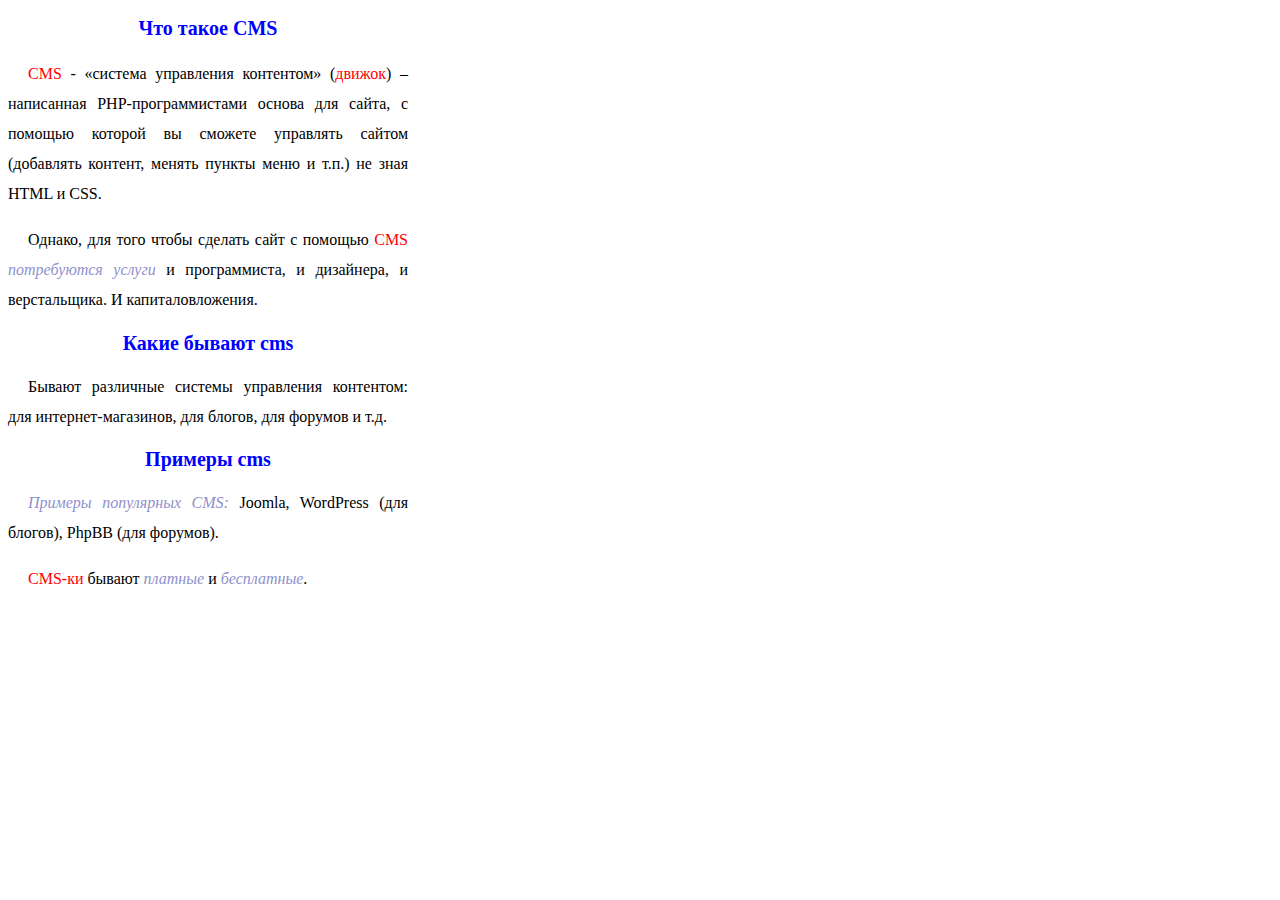
<file: Lesson_1/index.html>
<!DOCTYPE html>
<html lang="en">
<head>
    <meta charset="UTF-8">
    <meta name="viewport" content="width=device-width, initial-scale=1.0">
    <link rel="stylesheet" href="./style.css">
    <title>Document</title>
</head>
<body>
    <h1>Что такое CMS</h1>
    <p><span class="changeColor">CMS</span> - «система управления контентом» (<span class="changeColor">движок</span>) – написанная PHP-программистами основа для сайта, с помощью которой вы сможете управлять сайтом (добавлять контент, менять пункты меню и т.п.) не зная HTML и CSS.</p>

    <p>Однако, для того чтобы сделать сайт с помощью <span class="changeColor">CMS</span><span class="changeFont"> потребуются услуги</span> и программиста, и дизайнера, и верстальщика. И капиталовложения.</p>

    <h2>Какие бывают cms</h2>

    <p>Бывают различные системы управления контентом: для интернет-магазинов, для блогов, для форумов и т.д.</p>

    <h2>Примеры cms</h2>

    <p><span class="changeFont"> Примеры популярных CMS:</span> Joomla, WordPress (для блогов), PhpBB (для форумов).</p>

    <p><span class="changeColor">CMS-ки </span> бывают <span class="changeFont">платные</span> и <span class="changeFont">бесплатные</span>.</p>


    
</body>
</html>
</file>
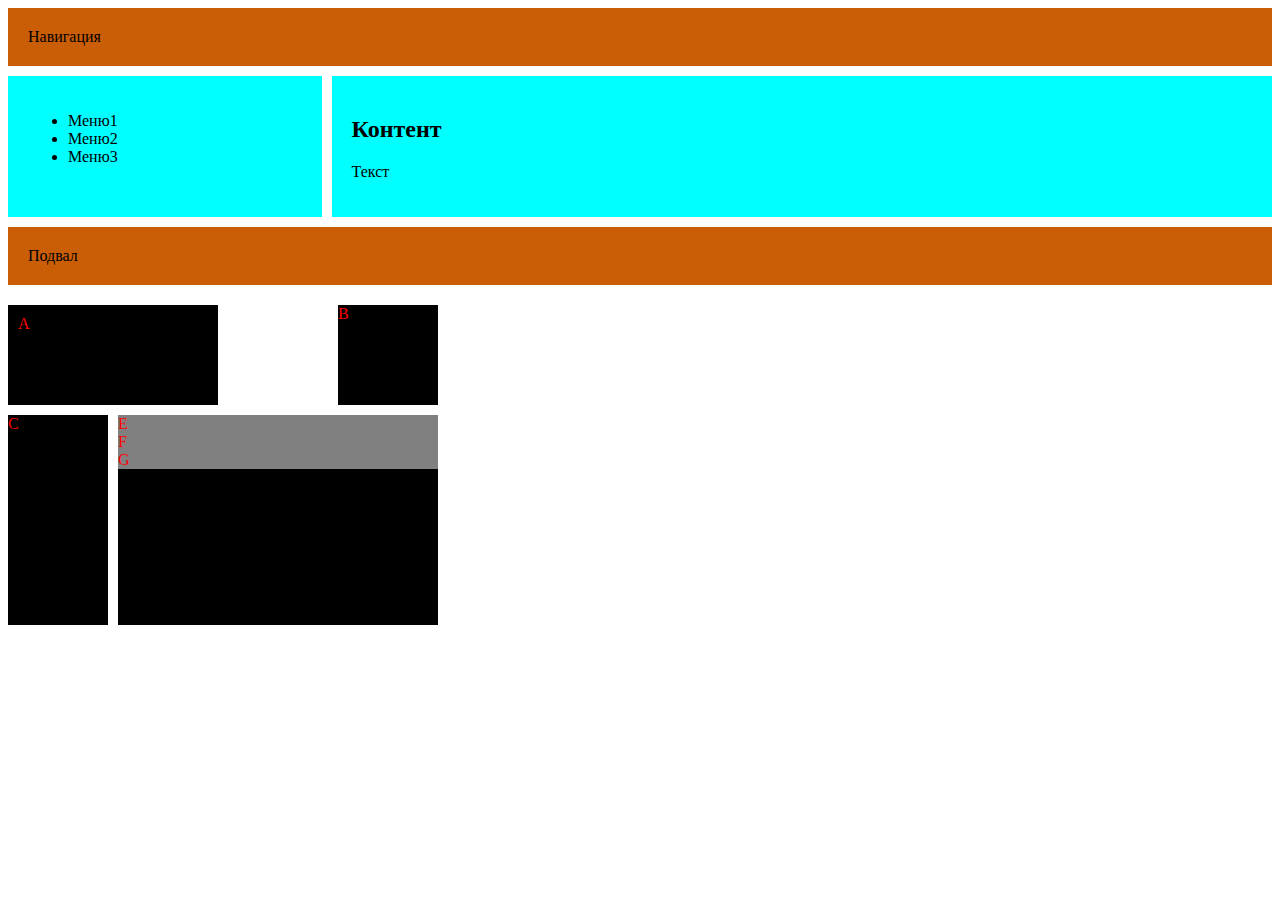
<file: Lesson_3/index.html>
<!DOCTYPE html>
<html lang="en">
<head>
    <meta charset="UTF-8">
    <meta name="viewport" content="width=device-width, initial-scale=1.0">
    <title>Document</title>
    <link rel="stylesheet" href="./style.css">
</head>
<body>

    <div class="wrapper">

    <header>Навигация</header>

    <article>
        <h2>Контент</h2>
        <p>Текст</p>
    </article>

    <aside>
        <ul>
            <li>
                Меню1
            </li>
            <li>
                Меню2
            </li>
            <li>
                Меню3
            </li>
        </ul>
    </aside>

    <footer>Подвал</footer>

    </div>


    <div class="wrapper-task">

        <div class="box_a">A</div>
        <div class="box_b">B</div>
        <div class="box_c">C</div>

        <div class="box_d">
            <div class="box_e">E</div>
            <div class="box_f">F</div>
            <div class="box_g">G</div>
        </div>

    </div>
    
</body>
</html>
</file>
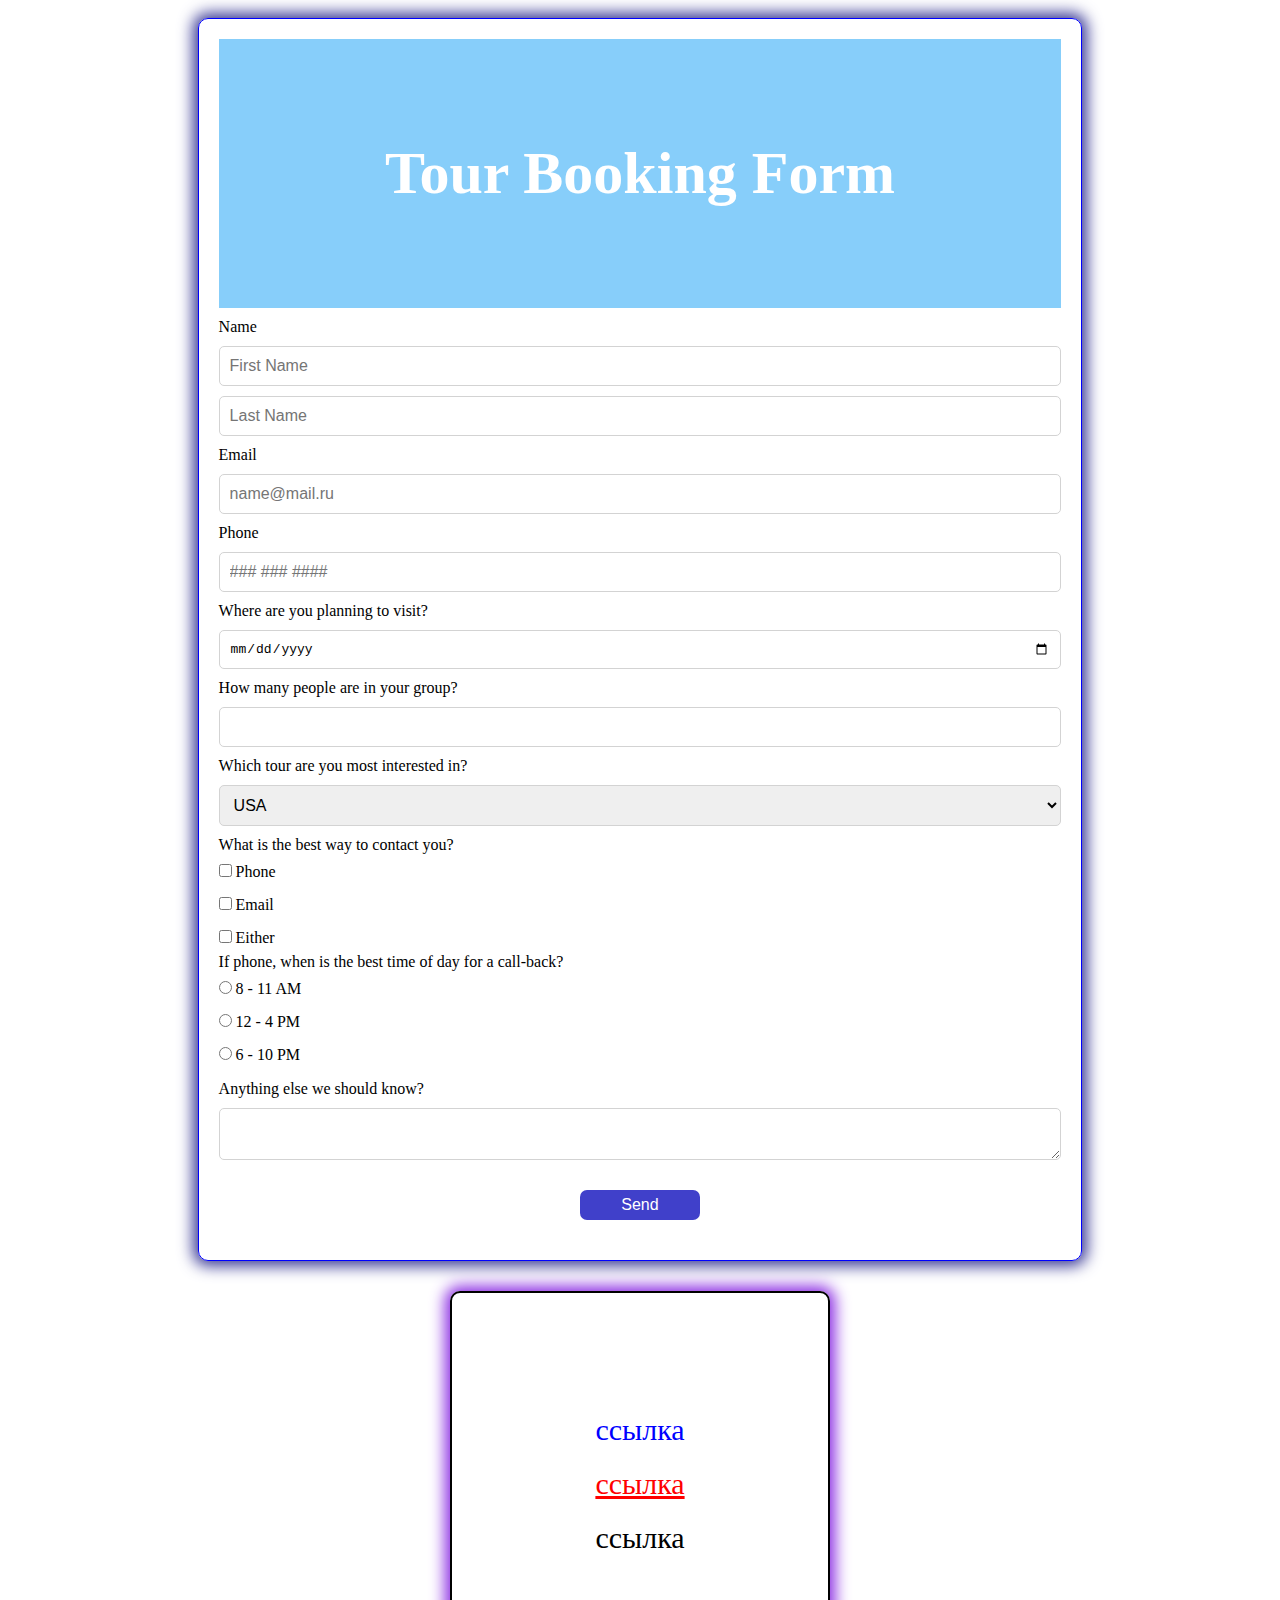
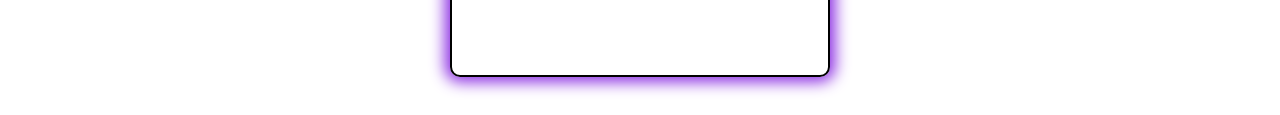
<file: Lesson_4-5/index.html>
<!DOCTYPE html>
<html lang="en">
<head>
    <meta charset="UTF-8">
    <meta name="viewport" content="width=device-width, initial-scale=1.0">
    <title>Document</title>
    <link rel="stylesheet" href="./style.css">
</head>
<body>

    <div class="main">
        <div class="header">
            <h1>Tour Booking Form</h1>
        </div>
        
        <form action="#" method="post">
        <div>
                <label for="firstName">Name</label>
                <input type="text" placeholder="First Name" id="firstName">
                <label for="lastName" class="hiddenelem">Last Name</label>
                <input type="text" placeholder="Last Name" id="lastName">
            </div>

            <div>
                <label for="email">Email</label>
                <input type="email" id="email" placeholder="name@mail.ru">
            </div>

            <div>
                <label for="phone">Phone</label>
                <input type="tel" id="phone" placeholder="### ### ####">
            </div>

            <div>
                <label for="visit">Where are you planning to visit?</label>
                <input type="date" id="visit">
            </div>

            <div>
                <label for="group">How many people are in your group?</label>
                <input type="number" id="group">
            </div>

            <div>
                <label for="tour">Which tour are you most interested in?</label>
                <select id="tour">
                    <option value="" disabled>*Please select*</option>
                    <option value="usa">USA</option>
                    <option value="eu">Europa</option>
                    <option value="uae">UAE</option>
                    <option value="mal">Maldives</option>
                </select>
            </div>

            <div class="boxes">
                <p>What is the best way to contact you?</p>
                <div>
                    <input type="checkbox" id="chk1">
                    <label for="chk1">Phone</label>
                </div>

                <div>
                    <input type="checkbox" id="chk2">
                    <label for="chk2">Email</label>
                </div>

                <div>
                    <input type="checkbox" id="chk3">
                    <label for="chk3">Either</label>
                </div>
            </div>

            <div class="boxes">
                <p>If phone, when is the best time of day for a call-back?</p>
                <div>
                    <input type="radio" name="radio" id="radio">
                    <label for="radio">8 - 11 AM</label>
                </div>

                <div>
                    <input type="radio" name="radio" id="radio">
                    <label for="radio">12 - 4 PM</label>
                </div>

                <div>
                    <input type="radio" name="radio" id="radio">
                    <label for="radio">6 - 10 PM</label>
                </div>
            </div>

            <div>
                <label for="text">Anything else we should know?</label>
                <textarea id="text"></textarea>
            </div>


            <div class="button">
            <button type="submit" class="btn">Send</button>
            </div>

    </form>
    </div>

    <div class="box2">
        <p class="reference1">ссылка</p>
        <p class="reference2">ссылка</p>
        <p class="reference3">ссылка</p>
    </div>
    
</body>
</html>
</file>
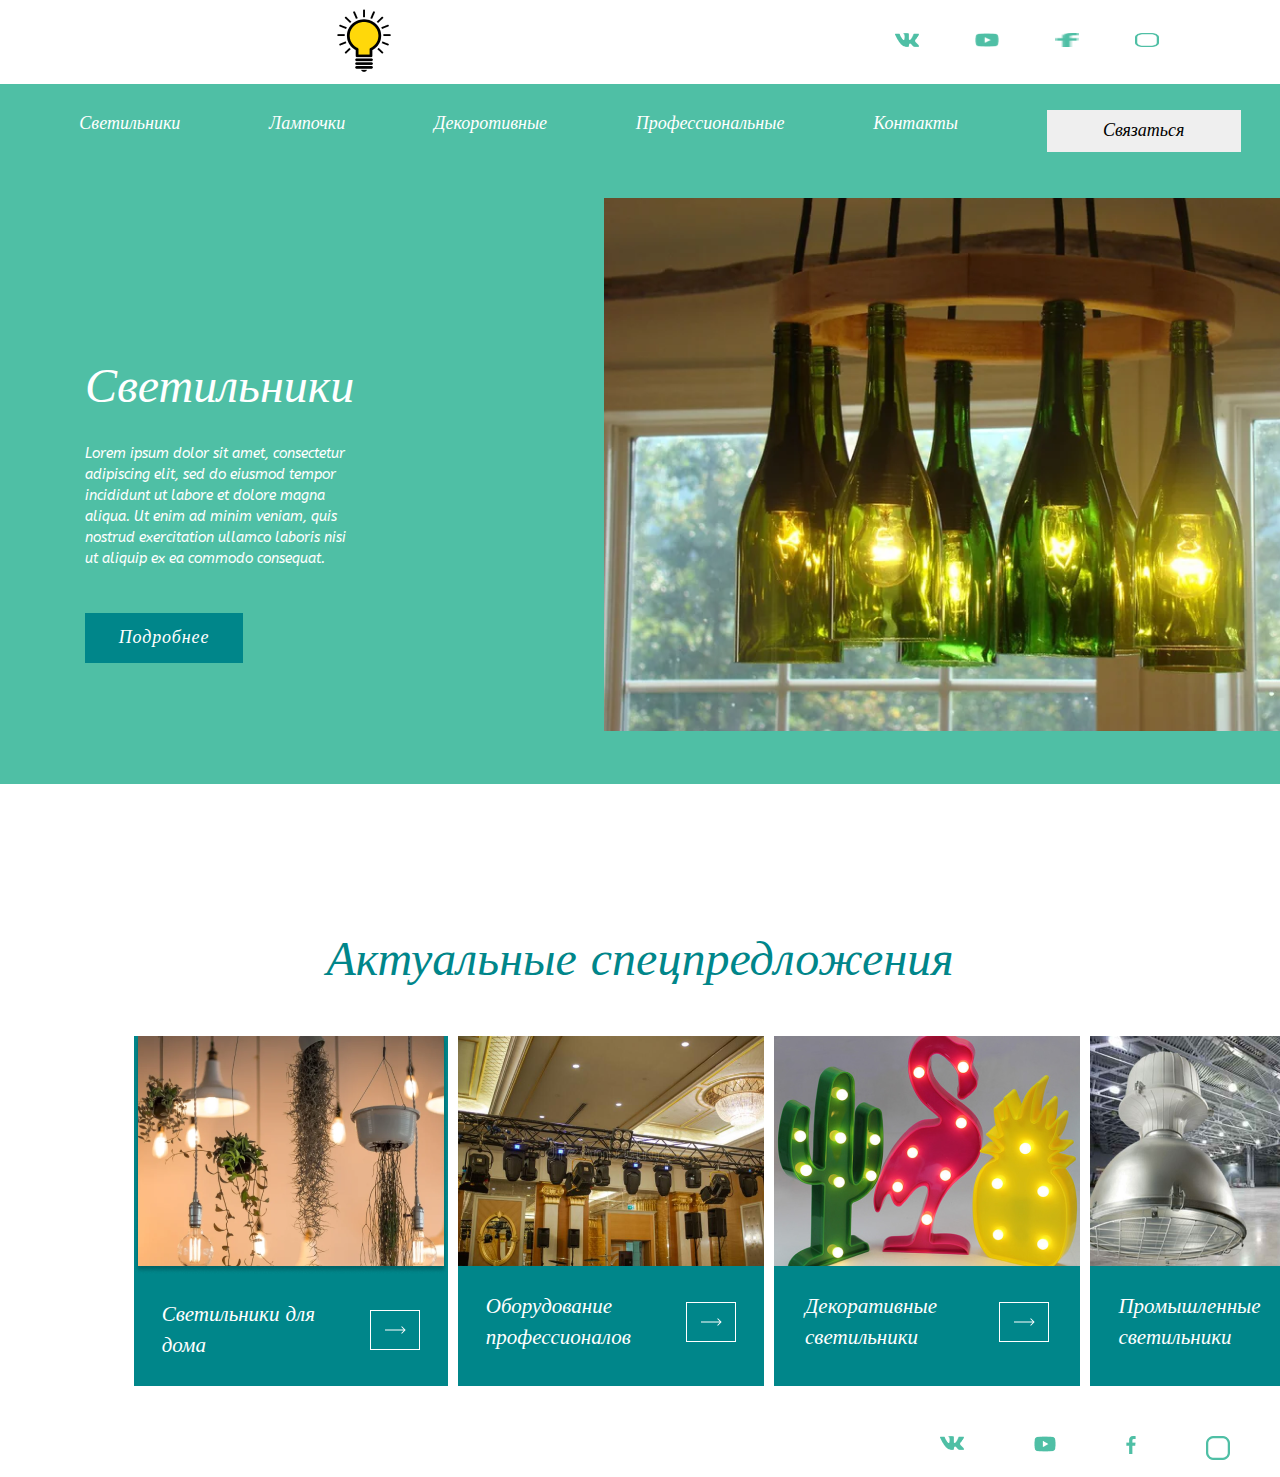
<file: Lesson_4_25.10/index.html>
<!DOCTYPE html>
<html lang="en">
<head>
    <meta charset="UTF-8">
    <meta name="viewport" content="width=device-width, initial-scale=1.0">
    <link rel="preconnect" href="https://fonts.googleapis.com">
    <link rel="preconnect" href="https://fonts.gstatic.com" crossorigin>
    <link href="https://fonts.googleapis.com/css2?family=ABeeZee:ital@0;1&family=Lato:ital,wght@0,100;0,300;0,400;0,700;0,900;1,100;1,300;1,400;1,700;1,900&family=Merriweather:ital,wght@0,300;0,400;0,700;0,900;1,300;1,400;1,700;1,900&family=Oswald:wght@200..700&display=swap" rel="stylesheet">
    <title>Адаптивная верстка</title>
    <link rel="stylesheet" href="./style.css">
</head>
<body>

    <header>
        <div class="container">
            <div class="block">
            <div class="logo">
               <a href=""><img src="./img/logo (2).png" alt="Лампочка"></a>
            </div>
            <div class="social_links">
                <a href=""><img src="./img/vk.png" alt="vk"></a>
                <a href=""><img src="./img/youtub.png" alt="youtub"></a>
                <a href=""><img src="./img/fb.png" alt="facebook"></a>
                <a href=""><img src="./img/instagram.png" alt="instagram"></a>
            </div>
            </div>
        </div>
    </header>

    <section class="block_lampen">
        <div class="container">
            <nav class="nav_links">
                <ul>
                    <li><a href="">Светильники</a></li>
                </ul>
                <ul>
                    <li><a href="">Лампочки</a></li>
                </ul>
                <ul>
                    <li><a href="">Декоротивные</a></li>
                </ul>
                <ul>
                    <li><a href="">Профессиональные</a></li>
                </ul>
                <ul>
                    <li><a href="">Контакты</a></li>
                </ul>
                <ul>
                    <button class="button_nav">Связаться</button>
                </ul>
            </nav>
            
            <div class="block_center">

                <div class="block_left">
                <h2 class="block_title">Светильники</h2>
                <p class="block_text">Lorem ipsum dolor sit amet, consectetur adipiscing elit, sed do eiusmod tempor incididunt ut labore et dolore magna aliqua. Ut enim ad minim veniam, quis nostrud exercitation ullamco laboris nisi ut aliquip ex ea commodo consequat.</p>
                <button class="block_button">Подробнее</button>
               </div>

                <div class="block_right">
                    <img src="./img/img (2).png" alt="Картинка">
                </div>

            </div>       
        </div>
    </section>

    <section class="sentence">
        <div class="container">

            <h2 class="sentence_title">Актуальные спецпредложения</h2>

            <div class="block_sentence">

                <div class="service_one">
                    <img src="./img/bild_1.png" alt="Светильники">
                    <div class="service_text">
                        <p class="service_p">Светильники для <br>дома</p>
                        <img class="bild_frame" src="./img/Frame 6.png" alt="Frame">
                    </div>
                </div>

                <div class="service_two">
                    <img src="./img/bild_2.png" alt="Оборудование">
                    <div class="service_text_two">
                        <p class="service_p">Оборудование <br>профессионалов</p>
                        <img class="bild_frame" src="./img/Frame 6.png" alt="Frame">
                    </div>
                </div>

                <div class="service_three">
                    <img src="./img/bild_3.png" alt="Деко-Светильники">
                    <!-- <img class="bild_new" src="./img/bild_new.png" alt="Bild_New"> -->
                    <div class="service_text_three">
                        <p class="service_p">Декоративные <br>светильники</p>
                        <img class="bild_frame" src="./img/Frame 6.png" alt="Frame">
                    </div>
                </div>

                <div class="service_four">
                    <img src="./img/bild_4.png" alt="Пром-Светильники">
                    <!-- <img class="bild_new" src="./img/bild_new.png" alt="Bild_New"> -->
                    <div class="service_text_four">
                        <p class="service_p">Промышленные <br>светильники</p>
                        <img class="bild_frame" src="./img/Frame 6.png" alt="Frame">
                    </div>
                </div>

            </div>
        </div>
    </section>

    <footer class="footer">
        
            <div class="social_links_2">
                <a href=""><img src="./img/vk.png" alt="vk"></a>
                <a href=""><img src="./img/youtub.png" alt="youtub"></a>
                <a href=""><img src="./img/fb.png" alt="facebook"></a>
                <a href=""><img src="./img/instagram.png" alt="instagram"></a>
            </div>

    </footer>
    
</body>
</html>
</file>
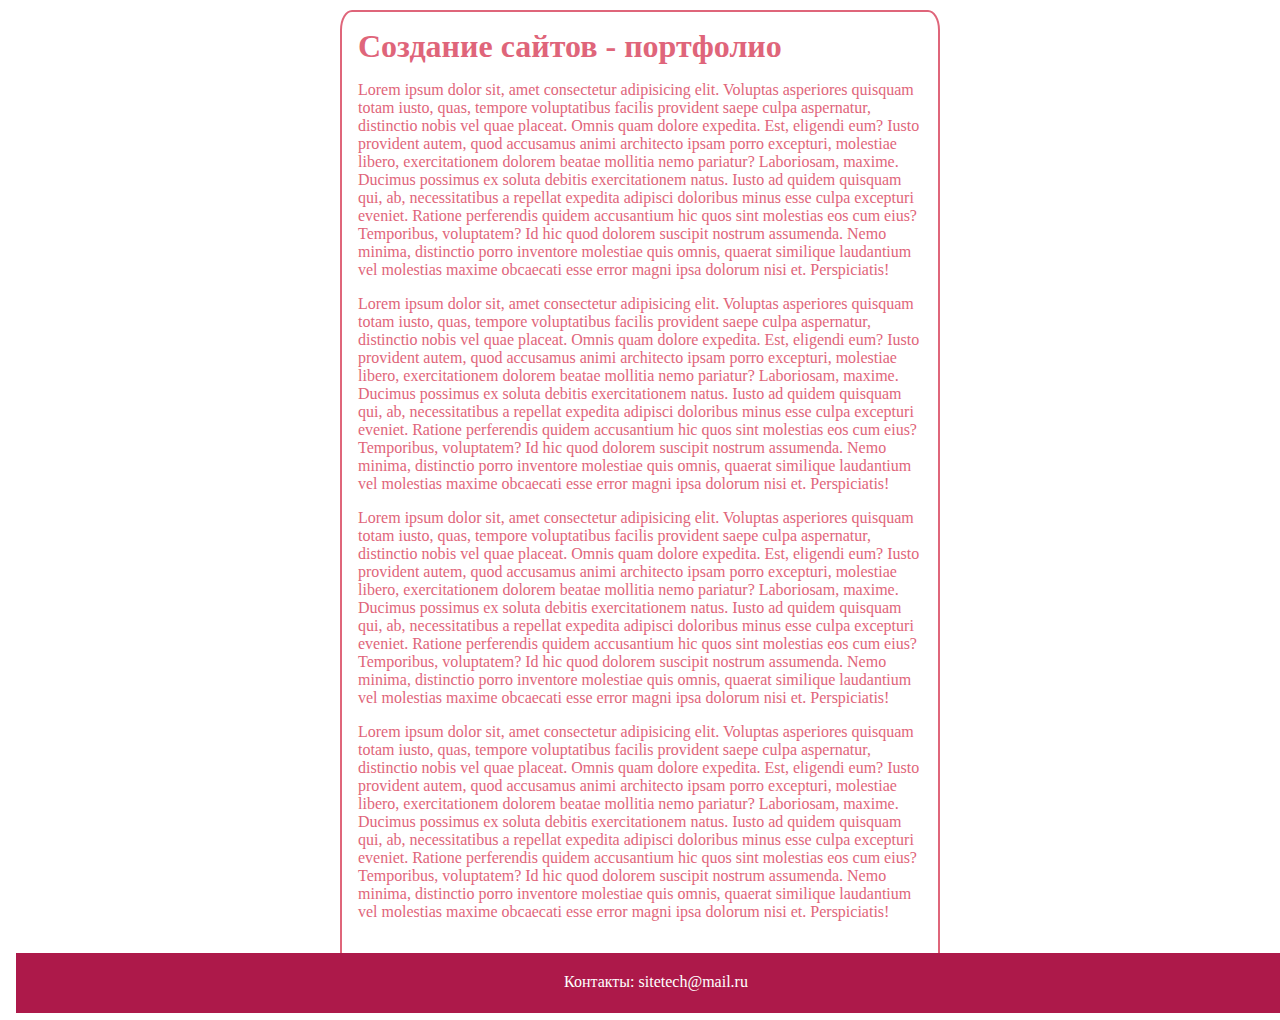
<file: Lesson_7 (2)/index.html>
<!DOCTYPE html>
<html lang="en">
<head>
    <meta charset="UTF-8">
    <meta name="viewport" content="width=device-width, initial-scale=1.0">
    <title>Document</title>
    <link rel="stylesheet" href="./style.css">
</head>
<body>

    <div class="container">

        <h1>Создание сайтов - портфолио</h1>
        
        <p>Lorem ipsum dolor sit, amet consectetur adipisicing elit. Voluptas asperiores quisquam totam iusto, quas, tempore voluptatibus facilis provident saepe culpa aspernatur, distinctio nobis vel quae placeat. Omnis quam dolore expedita.
        Est, eligendi eum? Iusto provident autem, quod accusamus animi architecto ipsam porro excepturi, molestiae libero, exercitationem dolorem beatae mollitia nemo pariatur? Laboriosam, maxime. Ducimus possimus ex soluta debitis exercitationem natus.
        Iusto ad quidem quisquam qui, ab, necessitatibus a repellat expedita adipisci doloribus minus esse culpa excepturi eveniet. Ratione perferendis quidem accusantium hic quos sint molestias eos cum eius? Temporibus, voluptatem?
        Id hic quod dolorem suscipit nostrum assumenda. Nemo minima, distinctio porro inventore molestiae quis omnis, quaerat similique laudantium vel molestias maxime obcaecati esse error magni ipsa dolorum nisi et. Perspiciatis!
       </p>
       <p>Lorem ipsum dolor sit, amet consectetur adipisicing elit. Voluptas asperiores quisquam totam iusto, quas, tempore voluptatibus facilis provident saepe culpa aspernatur, distinctio nobis vel quae placeat. Omnis quam dolore expedita.
        Est, eligendi eum? Iusto provident autem, quod accusamus animi architecto ipsam porro excepturi, molestiae libero, exercitationem dolorem beatae mollitia nemo pariatur? Laboriosam, maxime. Ducimus possimus ex soluta debitis exercitationem natus.
        Iusto ad quidem quisquam qui, ab, necessitatibus a repellat expedita adipisci doloribus minus esse culpa excepturi eveniet. Ratione perferendis quidem accusantium hic quos sint molestias eos cum eius? Temporibus, voluptatem?
        Id hic quod dolorem suscipit nostrum assumenda. Nemo minima, distinctio porro inventore molestiae quis omnis, quaerat similique laudantium vel molestias maxime obcaecati esse error magni ipsa dolorum nisi et. Perspiciatis!</p>

       <p>Lorem ipsum dolor sit, amet consectetur adipisicing elit. Voluptas asperiores quisquam totam iusto, quas, tempore voluptatibus facilis provident saepe culpa aspernatur, distinctio nobis vel quae placeat. Omnis quam dolore expedita.
        Est, eligendi eum? Iusto provident autem, quod accusamus animi architecto ipsam porro excepturi, molestiae libero, exercitationem dolorem beatae mollitia nemo pariatur? Laboriosam, maxime. Ducimus possimus ex soluta debitis exercitationem natus.
        Iusto ad quidem quisquam qui, ab, necessitatibus a repellat expedita adipisci doloribus minus esse culpa excepturi eveniet. Ratione perferendis quidem accusantium hic quos sint molestias eos cum eius? Temporibus, voluptatem?
        Id hic quod dolorem suscipit nostrum assumenda. Nemo minima, distinctio porro inventore molestiae quis omnis, quaerat similique laudantium vel molestias maxime obcaecati esse error magni ipsa dolorum nisi et. Perspiciatis!</p>

        <p>Lorem ipsum dolor sit, amet consectetur adipisicing elit. Voluptas asperiores quisquam totam iusto, quas, tempore voluptatibus facilis provident saepe culpa aspernatur, distinctio nobis vel quae placeat. Omnis quam dolore expedita.
            Est, eligendi eum? Iusto provident autem, quod accusamus animi architecto ipsam porro excepturi, molestiae libero, exercitationem dolorem beatae mollitia nemo pariatur? Laboriosam, maxime. Ducimus possimus ex soluta debitis exercitationem natus.
            Iusto ad quidem quisquam qui, ab, necessitatibus a repellat expedita adipisci doloribus minus esse culpa excepturi eveniet. Ratione perferendis quidem accusantium hic quos sint molestias eos cum eius? Temporibus, voluptatem?
            Id hic quod dolorem suscipit nostrum assumenda. Nemo minima, distinctio porro inventore molestiae quis omnis, quaerat similique laudantium vel molestias maxime obcaecati esse error magni ipsa dolorum nisi et. Perspiciatis!</p>

            <div class="navigation">
                <a href="#">Контакты: sitetech@mail.ru</a>
            </div>

    </div>


    
</body>
</html>
</file>
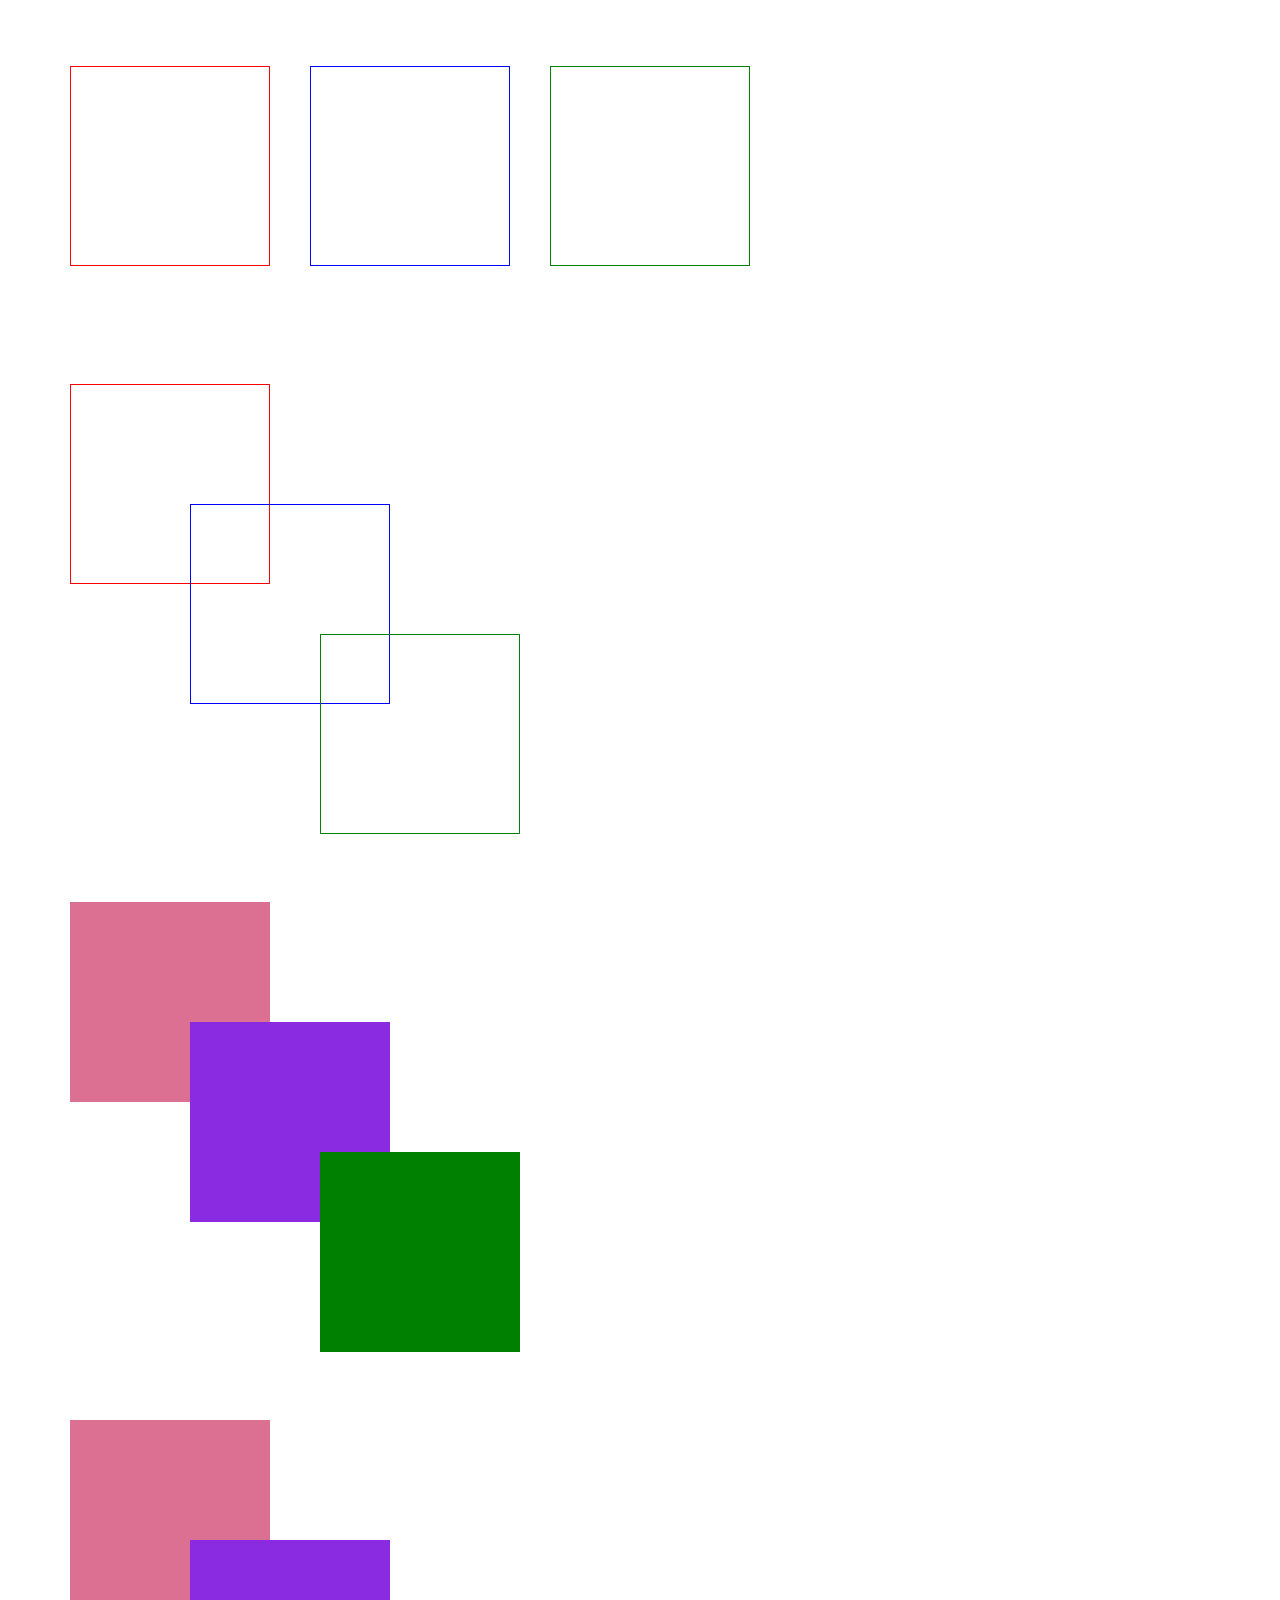
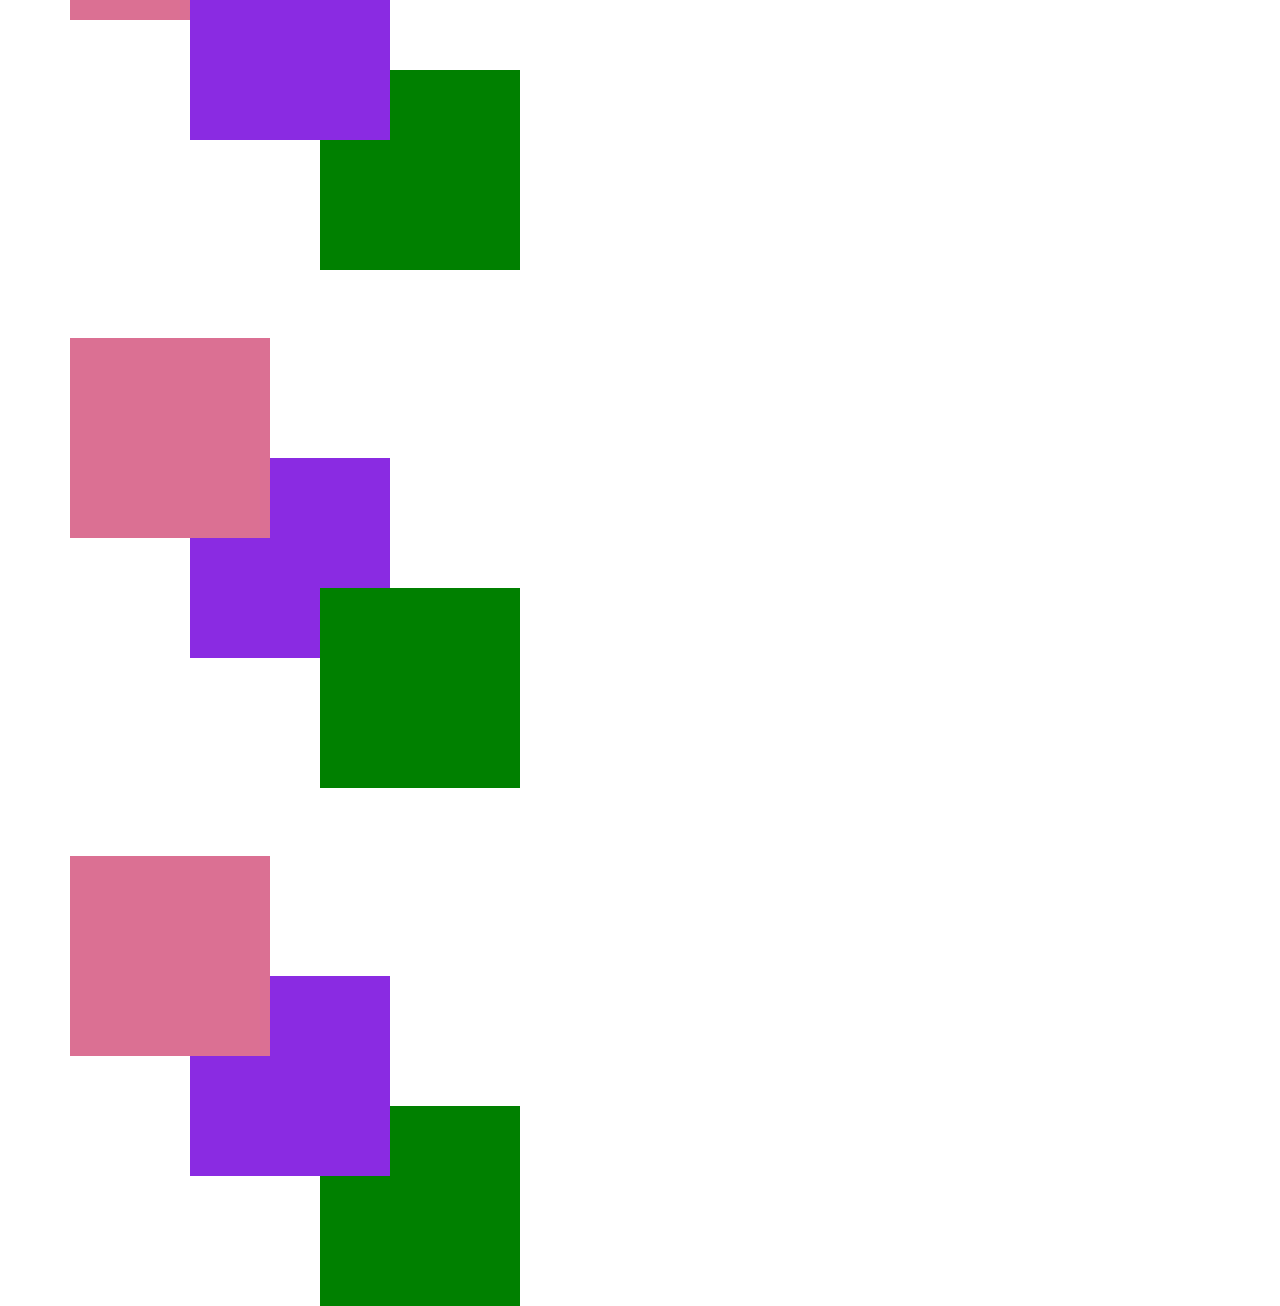
<file: Lesson_7/index.html>
<!DOCTYPE html>
<br lang="en">
<head>
    <meta charset="UTF-8">
    <meta name="viewport" content="width=device-width, initial-scale=1.0">
    <title>Document</title>
    <link rel="stylesheet" href="./style.css">
</head>
<br>

    <div class="main">
        <div class="block1"></div>
        <div class="block2"></div>
        <div class="block3"></div>
    </div></br>

    <div class="main2">
        <div class="block4"></div>
        <div class="block5"></div>
        <div class="block6"></div>
    </div></br>

    <div class="main3">
        <div class="block7"></div>
        <div class="block8"></div>
        <div class="block9"></div>
    </div></br>

    <div class="main4">
        <div class="block10"></div>
        <div class="block11"></div>
        <div class="block12"></div>
    </div></br>

    <div class="main5">
        <div class="block13"></div>
        <div class="block14"></div>
        <div class="block15"></div>
    </div></br>

    <div class="main6">
        <div class="block16"></div>
        <div class="block17"></div>
        <div class="block18"></div>
    </div></br>

    
</body>
</html>
</file>
<file: Lesson_1/style.css>
h1{
    color:blue;
    text-align: center;
    font-size: 20px;
    width: 400px;
    line-height: 30px;
}

.changeColor{
    color:red;
}

p{
    width: 400px;
    text-align: justify;
    line-height: 30px;
    text-indent: 20px;
}

.changeFont{
    color:rgb(144, 144, 204);
    font-style: italic;
}

h2{
    color: blue;
    text-align: center;
    font-size: 20px;
    width: 400px;

}
</file>
<file: Lesson_3/style.css>
.wrapper {
    display: grid;
    grid-template-columns: 1fr 3fr;
    grid-template-areas: 
        "header header"
        "aside-left aside-right"
        "footer footer";
    gap: 10px;
}

header {
    grid-area: header;
    background-color: rgb(202, 94, 6);
    padding: 20px;
}

aside {
    grid-area: aside-left;
    background-color: aqua;
    padding: 20px;
}

article {
    grid-area: aside-right;
    background-color: aqua;
    padding: 20px;
}

footer {
    grid-area: footer;
    background-color: rgb(202, 94, 6);
    padding: 20px;
}

@media (max-width: 600px) {
    .wrapper {
        grid-template-columns: 4fr;
        grid-template-areas: 
            "header"
            "aside-left"
            "aside-right"
            "footer"
    }
}

.wrapper-task {
    display: grid;
    grid-template-columns: 100px 100px 100px 100px;
    grid-template-rows: 100px 100px 100px;
    color: red;
    margin-top: 20px;
    gap: 10px;
}

.box_a {
    display: grid;
    background-color: black;
    grid-column-start: 1;
    grid-column-end: 3;
    padding-left: 10px;
    padding-top: 10px;
}

.box_b {
    display: grid;
    background-color: black;
    grid-column-start: 4;
    grid-column-end: 5;

}

.box_c {
    background-color: black;
    grid-column-start: 1;
    grid-column-end: 2;
    grid-row-start: 2;
    grid-row-end: 4;
}

.box_d {
    background-color: black;

    grid-column-start: 2;
    grid-column-end: 5;
    grid-row-start: 2;
    grid-row-end: 4;
}

.box_e {
    background-color: grey;
    grid-column-start: 2;
    grid-column-end: 3;
    grid-row-start: 2;
    grid-row-end: 4;
}

.box_f {
    background-color: grey;
    grid-column-start: 3;
    grid-column-end: 5;
    grid-row-start: 2;
    grid-row-end: 3;
}

.box_g {
    background-color: grey;
    grid-column-start: 4;
    grid-column-end: 5;
    grid-row-start: 3;
    grid-row-end: 4;
}
</file>
<file: Lesson_4-5/style.css>
*{
    margin: 0;
    padding: 0;
    box-sizing: border-box;
    color: black;
    font-size: 1em;
    font-weight: normal;
}

body{
    padding: 8px;
}

.main{
    border: 1px solid blue;
    padding: 20px;
    width: 70%;
    margin: 10px auto;
    border-radius: 10px;
    box-shadow: 0 0 15px 5px rgb(57, 57, 148);
}

.header{
    background-color: #87CEFA;
    text-align: center;
    padding: 100px 0;
}

.header h1{
    color: white;
    font-size: 60px;
    font-weight: bold;
}

input, label, textarea, select{
    display: block;
    width: 100%;
    margin: 10px 0;
}

input, textarea, select{
    border: 1px solid lightgray;
    border-radius: 5px;
    padding: 10px;
}

.hiddenelem{
    display: none;
}

.boxes input, .boxes label{
    width: auto;
    display: inline;
}

.button{
    text-align: center;
    padding: 20px 0;
}

.btn{
    width: 120px;
    height: 30px;
    border-radius: 7px;
    background-color: rgb(64, 64, 202);
    border: none;
    color: white;
    cursor: pointer;
}

.btn:hover {
    background-color: rgba(64, 64, 202, 0.6);
    
}

.box2{
    border: 2px solid black;
    width: 30%;
    margin: 30px auto;
    padding: 100px 0;
    text-align: center;
    border-radius: 10px;
    box-shadow: 0 0 15px 5px blueviolet;
}

.box2 p{
    font-size: 30px;
    margin: 20px;
}

.reference1{
    color: blue;
}
.reference1:hover{
    color: green;
    text-decoration: underline;
}

.reference2{
    color: red;
    text-decoration: underline;
}
.reference2:hover{
    color:blue;
    text-decoration: line-through;
}

.reference3:hover{
    color: red;
    text-decoration: overline;
}
</file>
<file: Lesson_4_25.10/style.css>
/* https://www.figma.com/design/RbKedig5BcfNRyZ64Tdfow/Lamp?node-id=1-6&node-type=frame&t=NF7k8XOlBbzmqPhs-0     - макет */

* {
    box-sizing: border-box;
}

body, html {
    margin: 0;
    padding: 0;
}

.container {
    width: 100%;
    max-width: 1920px;
    margin: 0 auto;
    padding: 0 15px;
}

.block {
    display: flex;
    justify-content: space-between;
    max-width: 1200px;
    padding-bottom: 10px;
}

.logo {
    width: 74px;
    height: 74px;
    padding-left: 312px;
    padding-top: 6px;
}

.social_links {
    display: flex;
    justify-content: space-between;
    padding-top: 33px;
}

.social_links a img {
    width: 24px;
    height: 13.72px;
    margin-right: 56px;
}

.block_lampen{
    background-color:rgba(79, 191, 165, 1);
    padding-top: 10px;
    height: 700px;
}

.nav_links {
    display: flex;
    justify-content: space-around;
}

.nav_links li a{
    text-decoration: none;
    color: white;
}

.nav_links li {
    list-style-type: none;
    font-family: "ABeeZee", italic;
    font-size: 18px;
    font-style: italic;
    font-weight: 400;
    line-height: 27px;  
}

.button_nav {
    width: 194px;
    height: 42px;
    border: none;
    color:rgba(0, 0, 0, 1);
    font-family: "ABeeZee", italic;
    font-size: 18px;
    font-style: italic;
    font-weight: 400;
    line-height: 21.28px;
}

.block_center {
    display: grid;
    grid-template-columns: 1fr 2fr;

    
}

.block_left {
    max-width: 416px;
    align-items: center;
    padding-top: 143px;
    padding-left: 70px;
}

.block_title {
    color: white;
    font-family: "ABeeZee", italic;
    font-size: 48px;
    font-style: italic;
    font-weight: 400;
    line-height: 72px;
    text-align: left;
    margin-bottom: 20px;
}

.block_text {
    color: white;
    font-family: "ABeeZee", italic;
    font-size: 14px;
    font-style: italic;
    font-weight: 400;
    line-height: 21px;
    text-align: left;

}

.block_button {
    color: white;
    background-color: rgba(0, 134, 138, 1);
    border: none;
    width: 158px;
    height: 50px;
    font-family: "ABeeZee", italic;
    font-size: 18px;
    font-style: italic;
    font-weight: 400;
    line-height: 21.28px;
    letter-spacing: 0.05em;
    cursor: pointer;
    margin-top: 30px;

}

.block_right {
    margin-top: 30px;
    margin-left: 250px;
    
}

.block_sentence {
    max-width: 1296px;
    height: 350px;
    display: flex;
    flex-direction: row;
    justify-content: center;
    padding-left: 250px;
    gap: 10px;
}

.sentence_title {
    text-align: center;
    color: rgba(0, 134, 138, 1);
    font-family: "ABeeZee", italic;
    font-size: 48px;
    font-style: italic;
    font-weight: 400;
    line-height: 72px;
    padding-top: 100px;
}

.service_one, .service_two, .service_three, .service_four{
    background-color: rgba(0, 134, 138, 1); 

}

.service_text, .service_text_two, .service_text_three, .service_text_four {
    display: flex;
    flex-direction: row;
    justify-content: space-around;
}

.service_p {
    font-family: "ABeeZee", italic;
    font-size: 21px;
    font-style: italic;
    font-weight: 400;
    line-height: 31.5px;
    color: white;

}

.bild_frame {
    width: 50px;
    height: 40px;
    align-self: center;
}

.footer {
    height: 91px;
    padding-top: 50px;
    
}

.social_links_2 {
    display: flex;
    justify-content: flex-end;
    gap: 70px;
    margin-right: 50px;
}

@media (max-width: 1200px) {

    .container {
        max-width: 1000px;
    }
    
    .block_right {
        margin-top: 30px;
        margin-left: 50px;    
    }

    .block_sentence {
        display: grid;
        grid-template-columns: 1fr 1fr;
        justify-content: center;
    }
}
</file>
<file: Lesson_7 (2)/style.css>
*{
    margin: 0;
    padding: 0;
    box-sizing: border-box;
    text-decoration: none;
}

.container{
    margin: 10px auto;
    width: 600px;
    height: 1000px;
    border: 2px solid rgb(223, 101, 122);
    border-radius: 2%;
    

}

h1, p{
    color: rgb(223, 101, 122);
    margin: 16px;
}



div a{
    color: white;
    margin: 16px;
    padding: 20px;
    text-align: center;
    background-color: rgb(173, 25, 74);
    position: absolute;
    width: 100%;
    left: 0;
    height: 60px;
}
</file>
<file: Lesson_7/style.css>
*{
    margin: 0;
    padding: 0;
    box-sizing: border-box;
}

body{
    padding: 30px;
}

.main{
    position: relative;

}

.block1{
    width: 200px;
    height: 200px;
    border: 1px solid red;
    display: inline-block;
    position: absolute;
    left: 40px;
}

.block2{
    width: 200px;
    height: 200px;
    border: 1px solid blue;
    display: inline-block;
    position: absolute;
    left: 280px;
}

.block3{
    width: 200px;
    height: 200px;
    border: 1px solid green;
    display: inline-block;
    position: absolute;
    left: 520px;
}
.main2{
    position: relative;
    margin-top: 300px;
    margin-left: 40px;

}

.block4{
    width: 200px;
    height: 200px;
    border: 1px solid red ;
    display: inline-block;
    position: absolute;
    
    
}

.block5{
    width: 200px;
    height: 200px;
    border: 1px solid blue;
    display: inline-block;
    position: absolute;
    top: 120px;
    left: 120px;
    
}

.block6{
    width: 200px;
    height: 200px;
    border: 1px solid green;
    display: inline-block;
    position: absolute;
    top: 250px;
    left: 250px;
    
}

.main3{
    position: relative;
    margin-top: 500px;
    margin-left: 40px;

}

.block7{
    width: 200px;
    height: 200px;
    background-color: palevioletred;
    display: inline-block;
    position: absolute;
    
    
}

.block8{
    width: 200px;
    height: 200px;
    background-color: blueviolet;
    display: inline-block;
    position: absolute;
    top: 120px;
    left: 120px;
    
}

.block9{
    width: 200px;
    height: 200px;
    background-color: green;
    display: inline-block;
    position: absolute;
    top: 250px;
    left: 250px;
    
}

.main4{
    position: relative;
    margin-top: 500px;
    margin-left: 40px;

}

.block10{
    width: 200px;
    height: 200px;
    background-color: palevioletred;
    display: inline-block;
    position: absolute;
    
    
}

.block11{
    width: 200px;
    height: 200px;
    background-color: blueviolet;
    display: inline-block;
    position: absolute;
    top: 120px;
    left: 120px;
    z-index: 2;
    
}

.block12{
    width: 200px;
    height: 200px;
    background-color: green;
    display: inline-block;
    position: absolute;
    top: 250px;
    left: 250px;
    
}

.main5{
    position: relative;
    margin-top: 500px;
    margin-left: 40px;

}

.block13{
    width: 200px;
    height: 200px;
    background-color: palevioletred;
    display: inline-block;
    position: absolute;
    z-index: 2;
    
    
}

.block14{
    width: 200px;
    height: 200px;
    background-color: blueviolet;
    display: inline-block;
    position: absolute;
    top: 120px;
    left: 120px;
    
    
}

.block15{
    width: 200px;
    height: 200px;
    background-color: green;
    display: inline-block;
    position: absolute;
    top: 250px;
    left: 250px;
    z-index: 2;
    
}

.main6{
    position: relative;
    margin-top: 500px;
    margin-left: 40px;
}

.block16{
    width: 200px;
    height: 200px;
    background-color: palevioletred;
    display: inline-block;
    position: absolute;
    z-index: 4; 
}

.block17{
    width: 200px;
    height: 200px;
    background-color: blueviolet;
    display: inline-block;
    position: absolute;
    top: 120px;
    left: 120px;
    z-index: 2;  
}

.block18{
    width: 200px;
    height: 200px;
    background-color: green;
    display: inline-block;
    position: absolute;
    top: 250px;
    left: 250px; 
}
</file>
